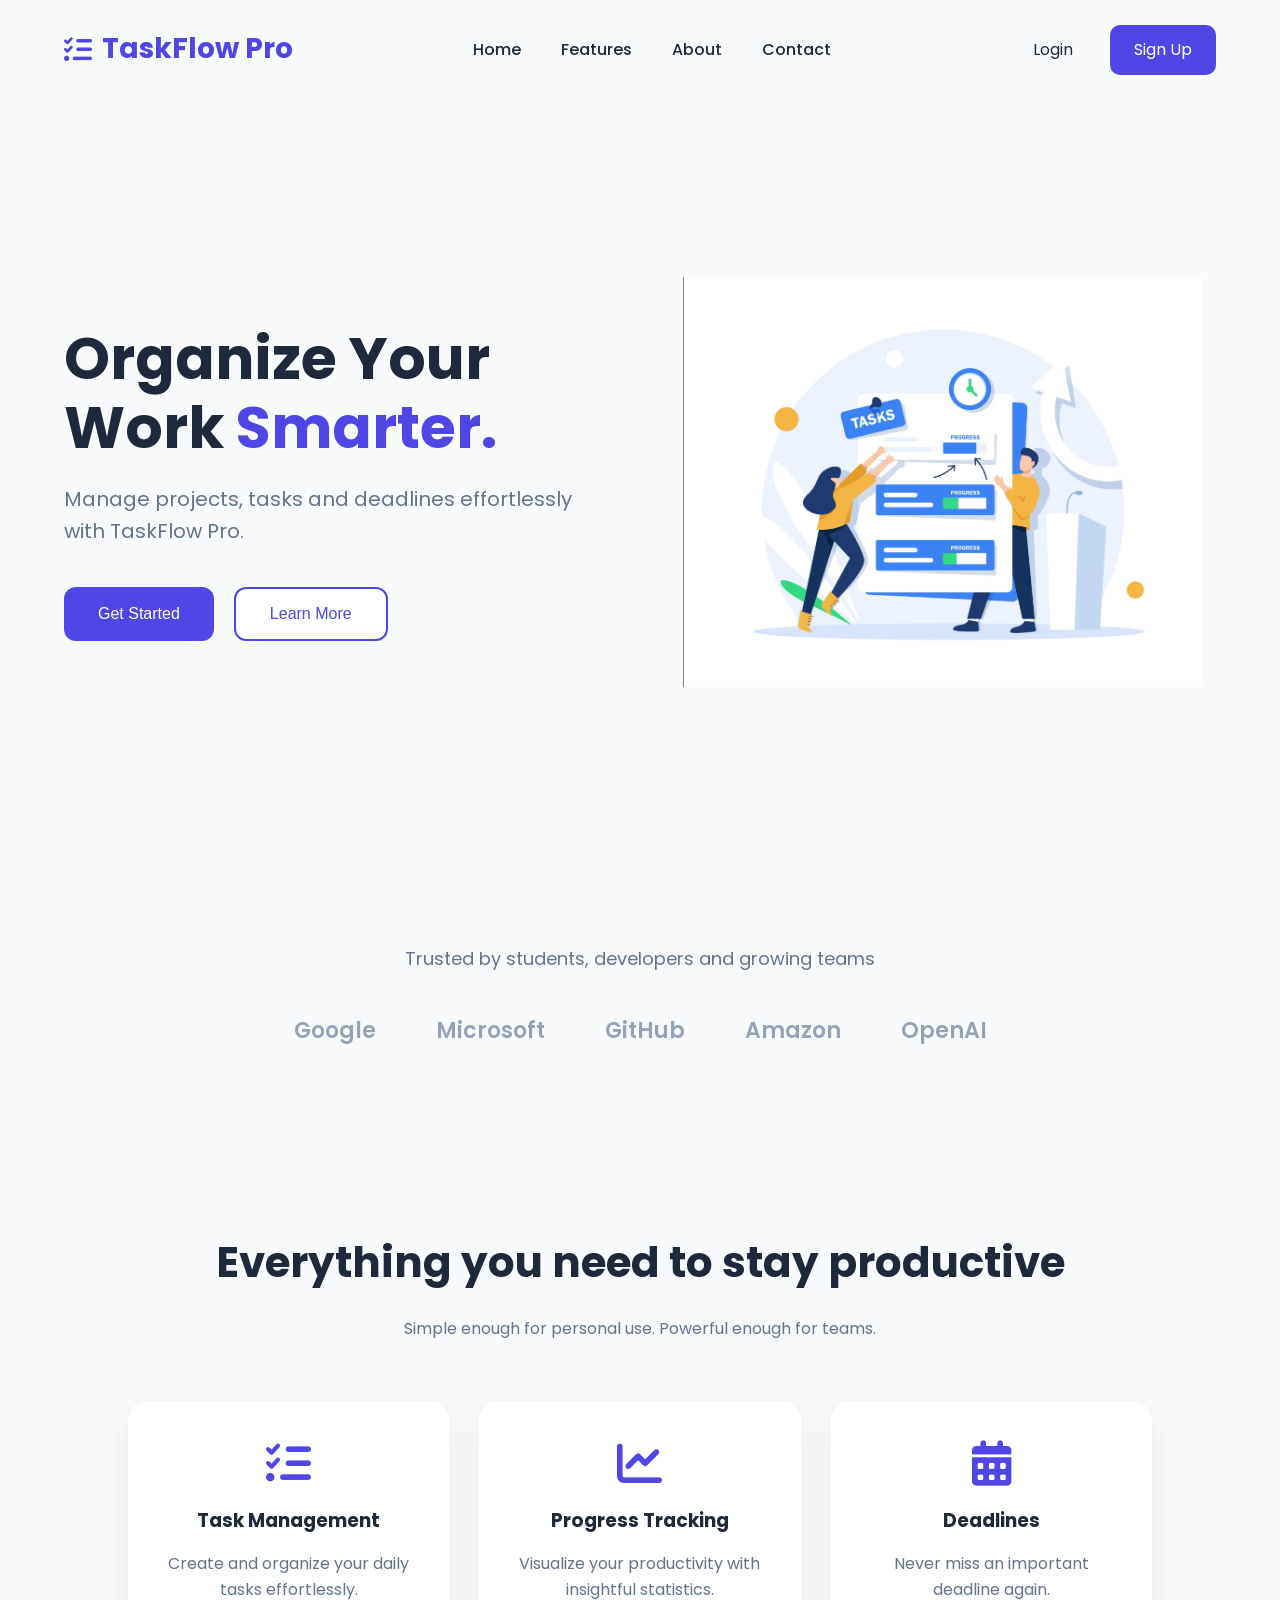
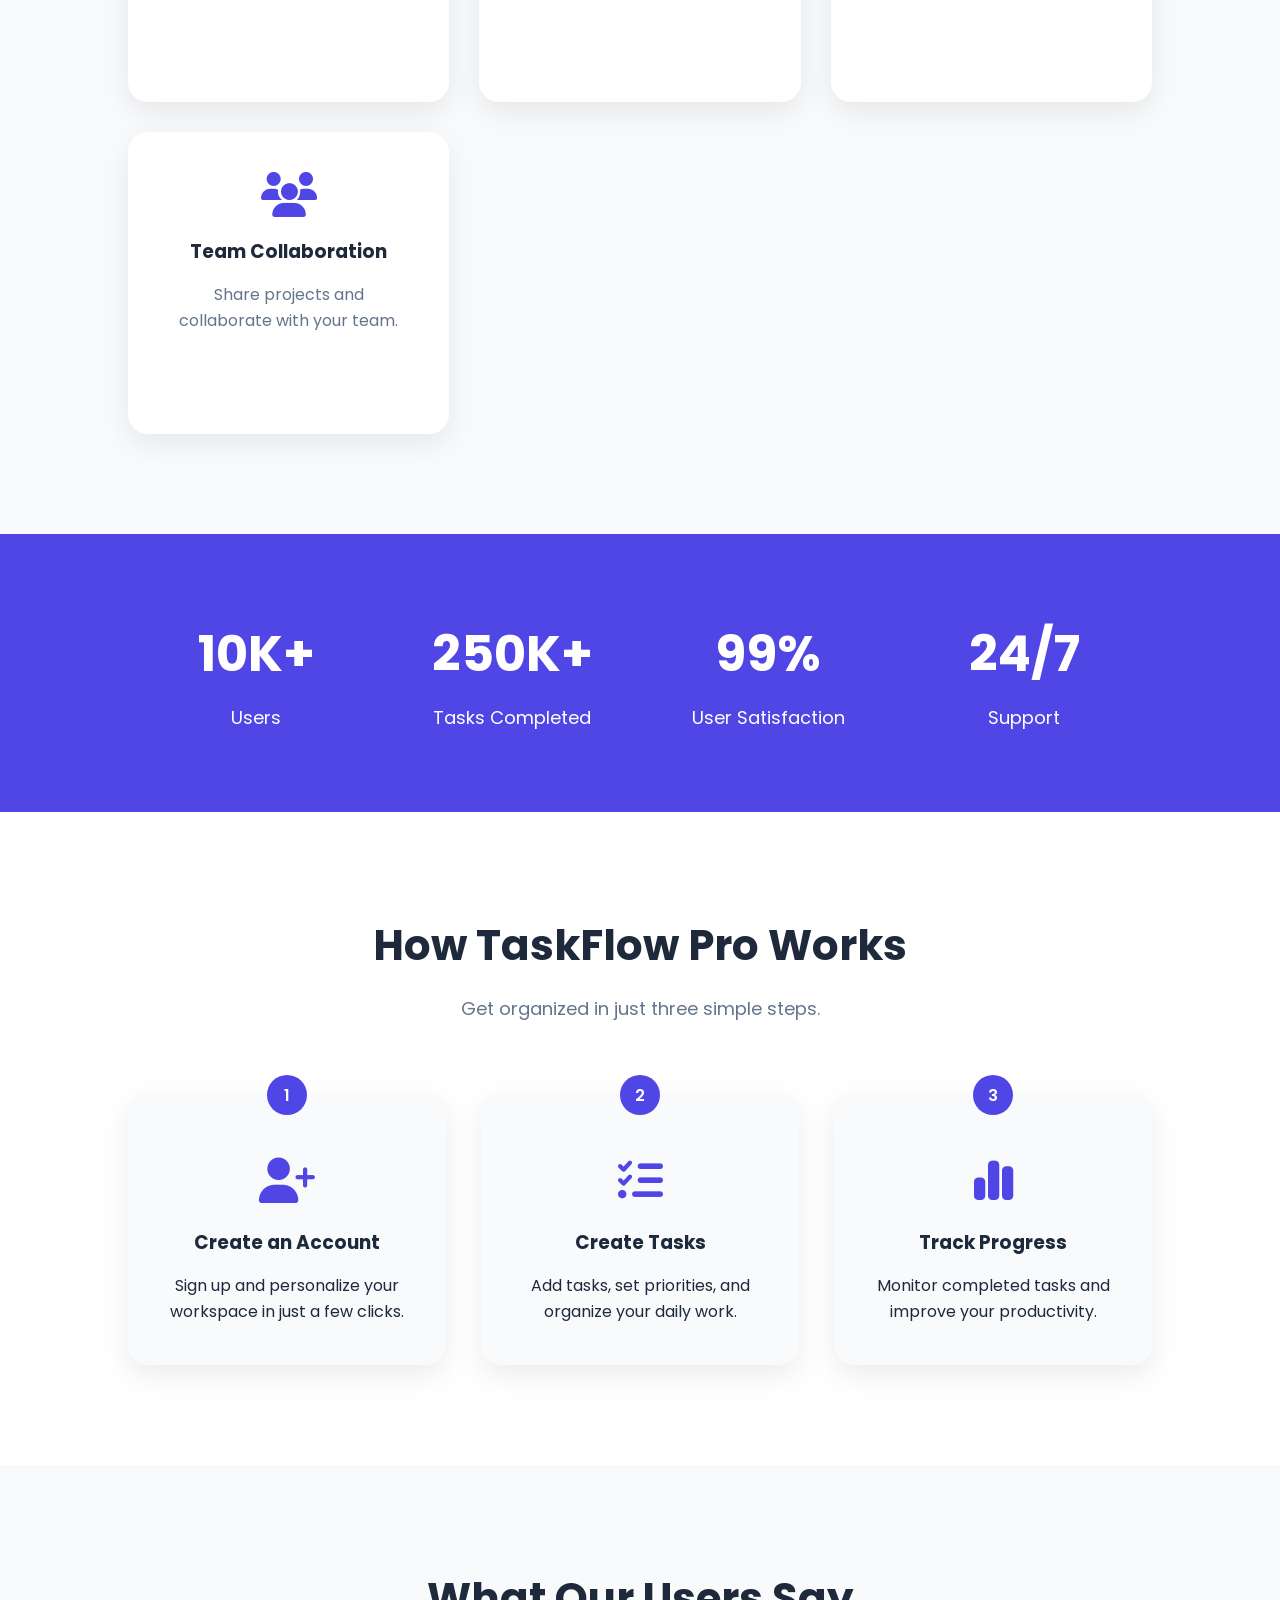
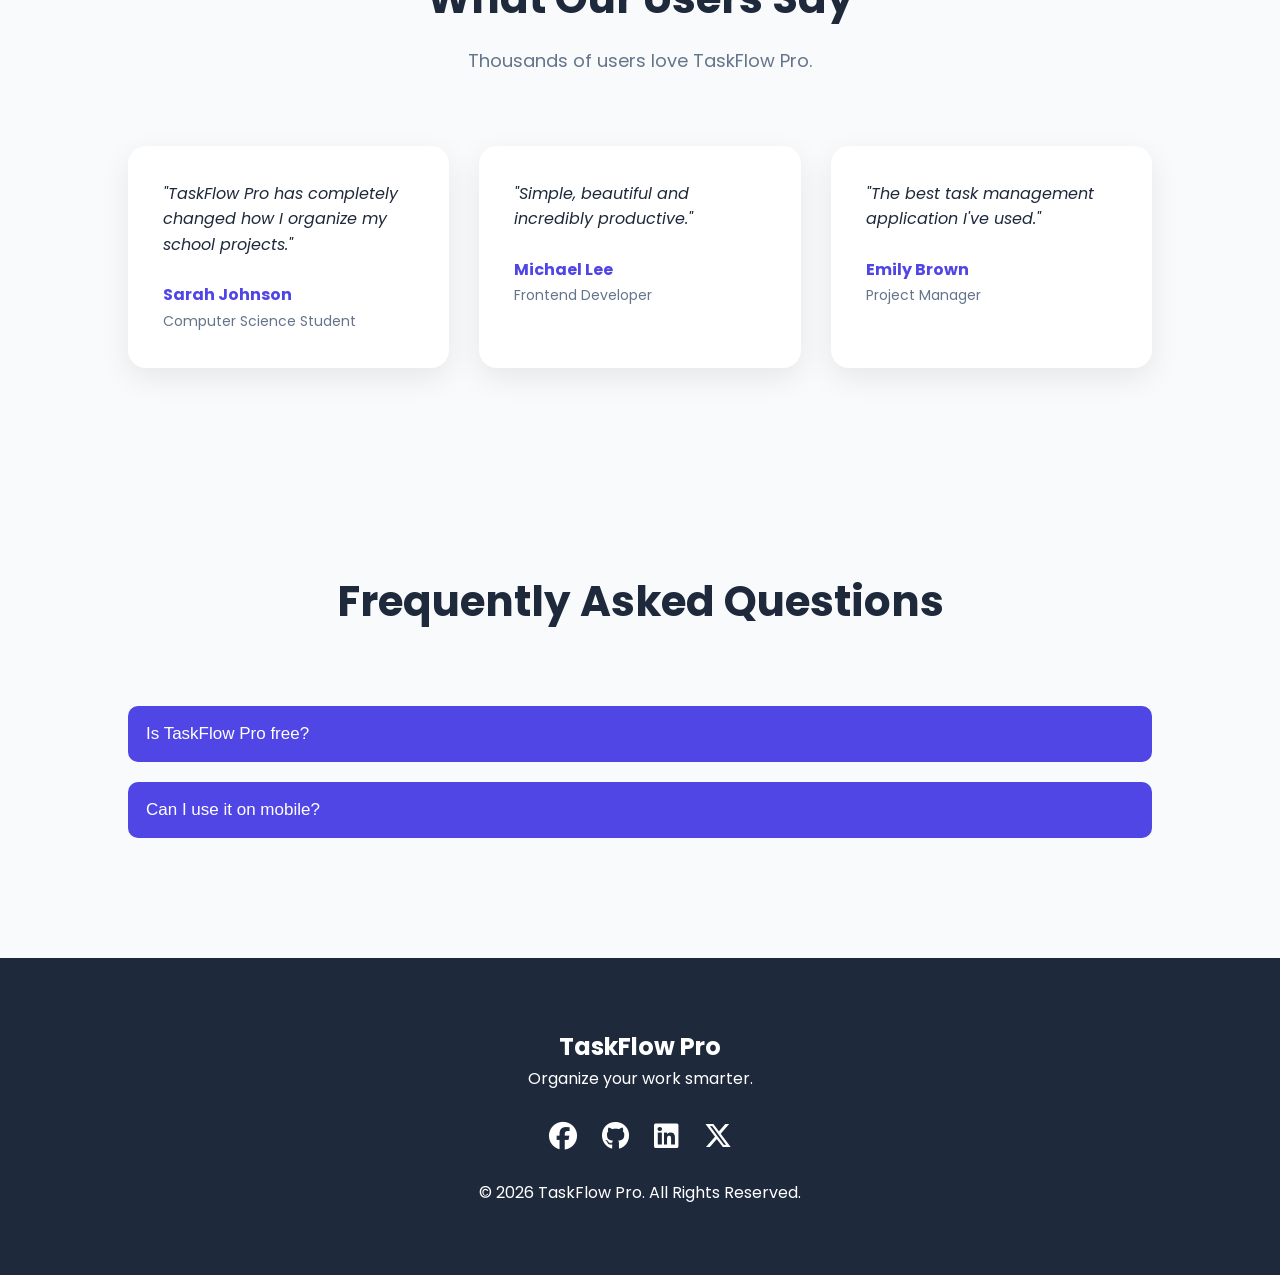
<file: Index.html>
<!DOCTYPE html>
<html lang="en">
<head>

<meta charset="UTF-8">

<meta name="viewport" content="width=device-width, initial-scale=1.0">

<title>TaskFlow Pro</title>

<link rel="preconnect" href="https://fonts.googleapis.com">
<link rel="preconnect" href="https://fonts.gstatic.com" crossorigin>

<link href="https://fonts.googleapis.com/css2?family=Poppins:wght@300;400;500;600;700&display=swap" rel="stylesheet">

<link rel="stylesheet"
href="https://cdnjs.cloudflare.com/ajax/libs/font-awesome/6.6.0/css/all.min.css">

<link rel="stylesheet" href="CSS/style.css">

</head>


<body>


    <header>

        <nav class="navbar">

            <div class="logo">

                <i class="fa-solid fa-list-check"></i>

                    TaskFlow Pro

            </div>

            <ul class="nav-links">

                <li><a href="#">Home</a></li>

                <li><a href="#">Features</a></li>

                <li><a href="#">About</a></li>

                <li><a href="#">Contact</a></li>

            </ul>

            <div class="buttons">

                <a href="#" class="login">Login</a>

                <a href="#" class="signup">Sign Up</a>

            </div>

        </nav>

    </header>

    <!--Hero section-->

    <section class="hero">

        <div class="hero-left">

            <h1>

                Organize Your Work

                <span>Smarter.</span>

            </h1>

            <p>

                Manage projects, tasks and deadlines effortlessly with TaskFlow Pro.

            </p>

            <div class="hero-buttons">

                <button class="primary">

                    Get Started

                </button>

                <button class="secondary">

                    Learn More

                </button>

            </div>

        </div>

        <div class="hero-right">

            <img src="image 1.jpeg" alt="Task Illustration">

        </div>

    </section>

    <!--Trusted section-->
    
    <section class="trusted">

        <p>Trusted by students, developers and growing teams</p>

        <div class="companies">

            <span>Google</span>
            <span>Microsoft</span>
            <span>GitHub</span>
            <span>Amazon</span>
            <span>OpenAI</span>

        </div>

    </section>

    <!--features section-->

    <section class="features">

        <h2>Everything you need to stay productive</h2>

        <p>

            Simple enough for personal use.

            Powerful enough for teams.

        </p>

        <div class="feature-grid">

            <div class="feature-card">

                <i class="fa-solid fa-list-check"></i>

                <h3>Task Management</h3>

                <p>

                    Create and organize your daily tasks effortlessly.

                </p>

            </div>

            <div class="feature-card">

                <i class="fa-solid fa-chart-line"></i>

                <h3>Progress Tracking</h3>

                <p>

                    Visualize your productivity with insightful statistics.

                </p>

            </div>

            <div class="feature-card">

                <i class="fa-solid fa-calendar-days"></i>

                <h3>Deadlines</h3>

                <p>

                    Never miss an important deadline again.

                </p>

            </div>

            <div class="feature-card">

                <i class="fa-solid fa-users"></i>

                <h3>Team Collaboration</h3>

                <p>

                    Share projects and collaborate with your team.

                </p>

            </div>

        </div>

    </section>

    <!--The statistic section-->

    <section class="stats">

        <div class="stat">

            <h2>10K+</h2>

            <p>Users</p>

        </div>

        <div class="stat">

            <h2>250K+</h2>

            <p>Tasks Completed</p>

        </div>

        <div class="stat">

            <h2>99%</h2>

            <p>User Satisfaction</p>

        </div>

        <div class="stat">

            <h2>24/7</h2>

            <p>Support</p>

        </div>

    </section>

    <!--How-it-works section-->

    <section class="how-it-works">

        <div class="section-title">
            <h2>How TaskFlow Pro Works</h2>
            <p>Get organized in just three simple steps.</p>
        </div>

        <div class="steps">

            <div class="step-card">
                <div class="step-number">1</div>
                <i class="fa-solid fa-user-plus"></i>
                <h3>Create an Account</h3>
                <p>Sign up and personalize your workspace in just a few clicks.</p>
            </div>

            <div class="step-card">
                <div class="step-number">2</div>
                <i class="fa-solid fa-list-check"></i>
                <h3>Create Tasks</h3>
                <p>Add tasks, set priorities, and organize your daily work.</p>
            </div>

            <div class="step-card">
                <div class="step-number">3</div>
                <i class="fa-solid fa-chart-simple"></i>
                <h3>Track Progress</h3>
                <p>Monitor completed tasks and improve your productivity.</p>
            </div>

        </div>

    </section>

    <!--Testimonials section-->

    <section class="testimonials">

        <div class="section-title">
            <h2>What Our Users Say</h2>
            <p>Thousands of users love TaskFlow Pro.</p>
        </div>

        <div class="testimonial-grid">

            <div class="testimonial-card">

                <p>
                    "TaskFlow Pro has completely changed how I organize my school projects."
                </p>

                <h4>Sarah Johnson</h4>

                <span>Computer Science Student</span>

            </div>

            <div class="testimonial-card">

                <p>
                    "Simple, beautiful and incredibly productive."
                </p>

                <h4>Michael Lee</h4>

                <span>Frontend Developer</span>

            </div>

            <div class="testimonial-card">

                <p>
                    "The best task management application I've used."
                </p>

                <h4>Emily Brown</h4>

                <span>Project Manager</span>

            </div>

        </div>

    </section>

    <!--Frequently Asked Question section-->

    <section class="faq">

        <div class="section-title">
            <h2>Frequently Asked Questions</h2>
        </div>

        <div class="faq-item">
            <button class="faq-question">
                Is TaskFlow Pro free?
            </button>

            <div class="faq-answer">
                <p>Yes. You can use the basic version for free.</p>
            </div>
        </div>

        <div class="faq-item">
            <button class="faq-question">
                Can I use it on mobile?
            </button>

            <div class="faq-answer">
                <p>Yes. TaskFlow Pro is fully responsive.</p>
            </div>
        </div>

    </section>

    <script src="JS/script.js"></script>

</body>

<footer>

    <h2>TaskFlow Pro</h2>

    <p>
        Organize your work smarter.
    </p>

    <div class="socials">

        <i class="fa-brands fa-facebook"></i>

        <i class="fa-brands fa-github"></i>

        <i class="fa-brands fa-linkedin"></i>

        <i class="fa-brands fa-x-twitter"></i>

    </div>

    <p class="copyright">

        © 2026 TaskFlow Pro. All Rights Reserved.

    </p>

</footer>

</html>
</file>
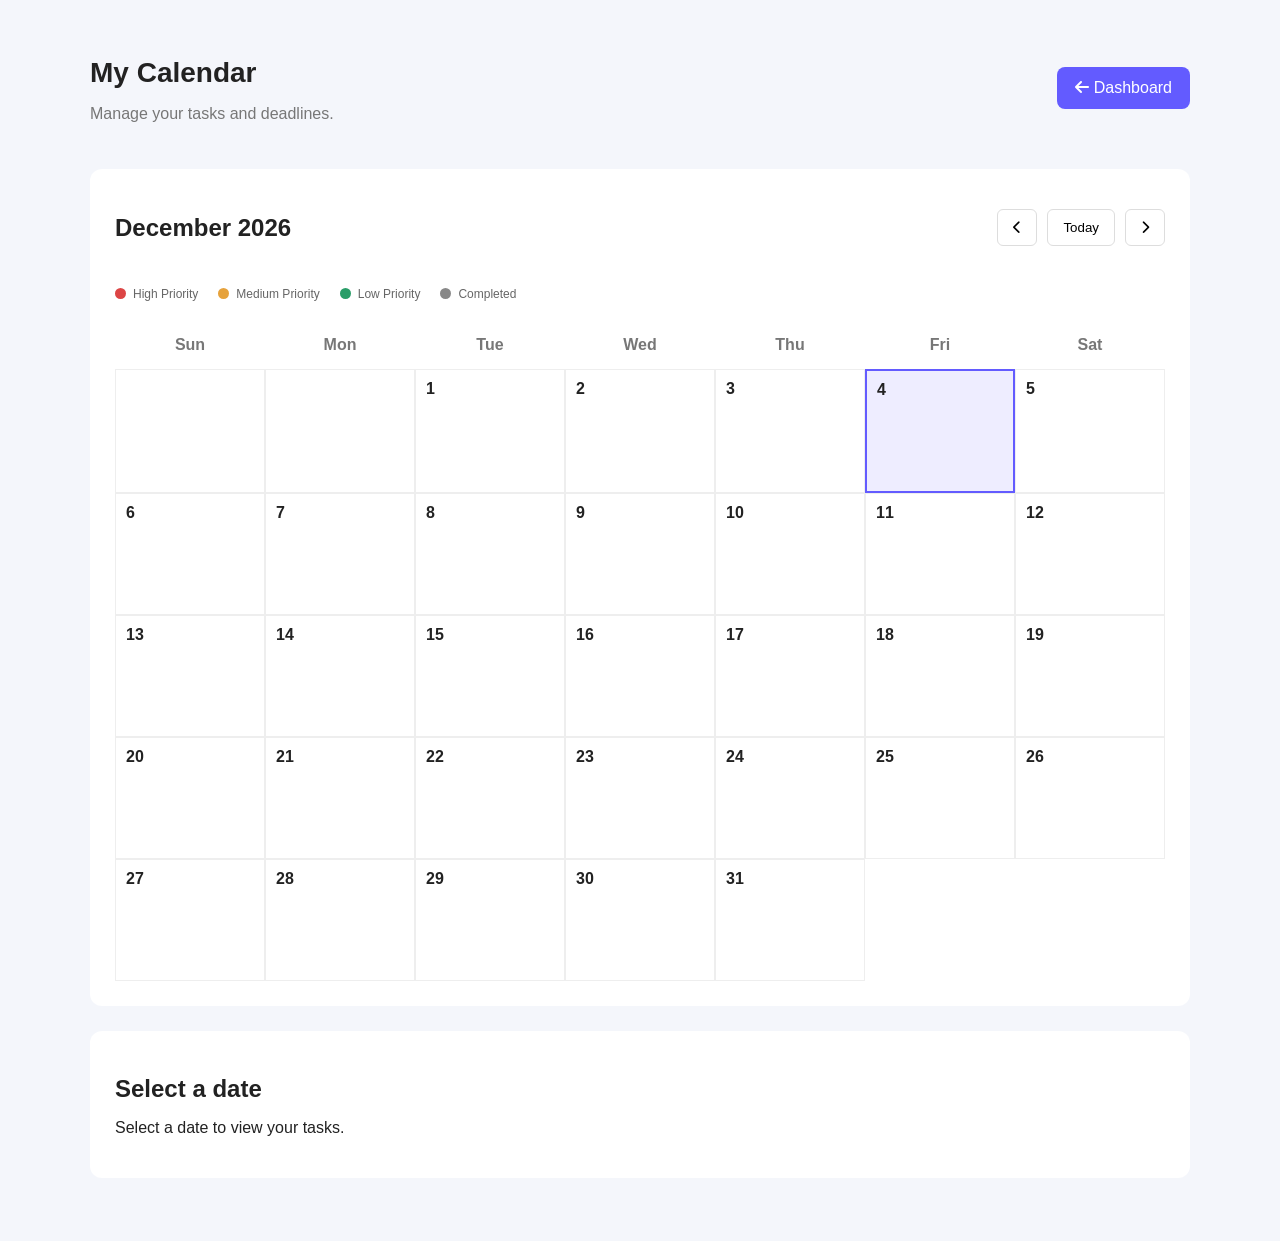
<file: calendar.html>
<!DOCTYPE html>
<html lang="en">
<head>
    <meta charset="UTF-8">
    <meta name="viewport" content="width=device-width, initial-scale=1.0">
    <title>TaskFlow-Pro | Calender</title>

    <link rel="stylesheet"
        href="https://cdnjs.cloudflare.com/ajax/libs/font-awesome/6.5.0/css/all.min.css">

    <link rel="stylesheet" href="CSS/calendar.css">
</head>
<body>

    <div class="calendar-container">

        <!-- Header -->
        <header class="calendar-header">

            <div>
                <h1>My Calendar</h1>
                <p>Manage your tasks and deadlines.</p>
            </div>

            <a href="dashboard.html" class="back-btn">
                <i class="fa-solid fa-arrow-left"></i>
                Dashboard
            </a>

        </header>

        <!-- Calendar Section -->
        <section class="calendar-section">

            <div class="calendar-top">

                <h2 id="monthYear">November 2026</h2>

                <div class="calendar-navigation">

                    <button id="prevMonth">
                        <i class="fa-solid fa-chevron-left"></i>
                    </button>

                    <button id="todayBtn">Today</button>

                    <button id="nextMonth">
                        <i class="fa-solid fa-chevron-right"></i>
                    </button>

                </div>

            </div>


            <!-- Calendar Legend -->
            <div class="calendar-legend">

                <div class="legend-item">
                    <span class="legend-dot high"></span>
                    <span>High Priority</span>
                </div>

                <div class="legend-item">
                    <span class="legend-dot medium"></span>
                    <span>Medium Priority</span>
                </div>

                <div class="legend-item">
                    <span class="legend-dot low"></span>
                    <span>Low Priority</span>
                </div>

                <div class="legend-item">
                    <span class="legend-dot completed"></span>
                    <span>Completed</span>
                </div>

            </div>


            <!-- Weekdays -->
            <div class="calendar-grid weekdays">

                <div>Sun</div>
                <div>Mon</div>
                <div>Tue</div>
                <div>Wed</div>
                <div>Thu</div>
                <div>Fri</div>
                <div>Sat</div>

            </div>

            <!-- Calendar Dates -->
            <div class="calendar-grid" id="calendarDays">

            </div>

        </section>

        <!-- Selected Date Tasks -->
        <section class="selected-date-section">

            <h2 class="ha"  id="selectedDateTitle">
                Select a date
            </h2>

            <div id="selectedDateTasks">
                <p>Select a date to view your tasks.</p>
            </div>

        </section>

    </div>

    <script src="JS/theme.js"></script>
    <script src="JS/calendar.js"></script>

    
</body>
</html>
</file>
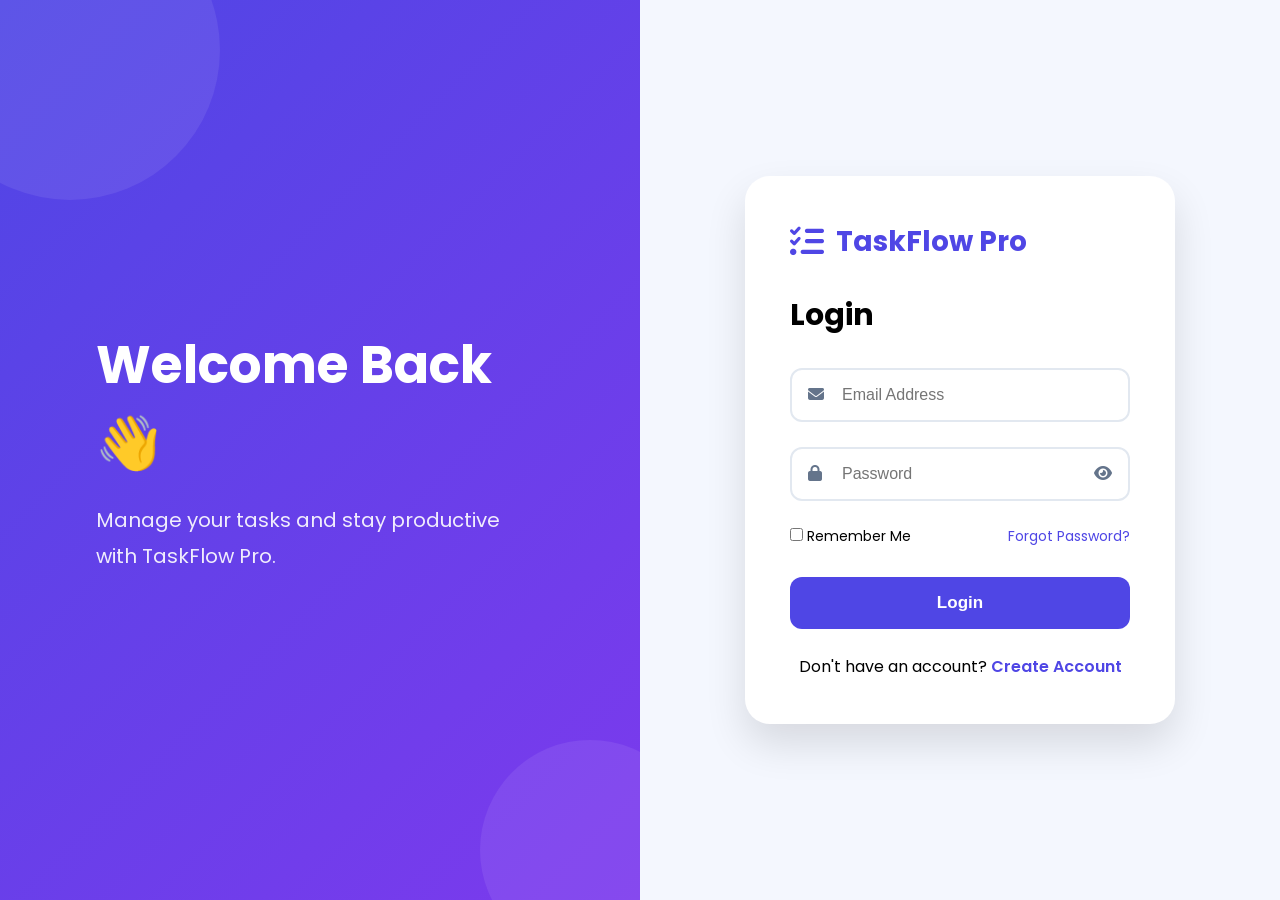
<file: Login.html>
<!DOCTYPE html>
<html lang="en">

<head>

    <meta charset="UTF-8">

    <meta name="viewport"
    content="width=device-width, initial-scale=1.0">

    <title>Login | TaskFlow Pro</title>

    <link rel="preconnect"
    href="https://fonts.googleapis.com">

    <link rel="preconnect"
    href="https://fonts.gstatic.com"
    crossorigin>

    <link href="https://fonts.googleapis.com/css2?family=Poppins:wght@300;400;500;600;700&display=swap"
    rel="stylesheet">

    <link rel="stylesheet"
    href="https://cdnjs.cloudflare.com/ajax/libs/font-awesome/6.7.2/css/all.min.css">

    <link rel="stylesheet"href="CSS/Login.css">

</head>

<body>

    <div class="container">

        <div class="left-side">

            <div class="overlay">

                <h1>

                    Welcome Back 👋

                </h1>

                <p>

                    Manage your tasks and stay productive with TaskFlow Pro.

                </p>

            </div>

        </div>

        <div class="right-side">

            <div class="form-container">

                <div class="logo">

                    <i class="fa-solid fa-list-check"></i>

                    <h2>TaskFlow Pro</h2>

                </div>

                <h3>Login</h3>

                <form>

                    <div class="input-box">

                        <i class="fa-solid fa-envelope"></i>

                        <input type="email"placeholder="Email Address">

                    </div>

                    <div class="input-box">

                        <i class="fa-solid fa-lock"></i>

                        <input
                        type="password"
                        placeholder="Password">

                        <i class="fa-solid fa-eye toggle-password"></i>

                    </div>

                    <div class="options">

                        <label>

                            <input type="checkbox">
                            Remember Me
                        </label>

                        <a href="#">
                            Forgot Password?
                        </a>
                    </div>

                    <button>
                        Login
                    </button>

                    <p>
                        Don't have an account?
                        <a href="signup.html">
                            Create Account
                        </a>
                    </p>

                </form>

            </div>

        </div>

    </div>

    <script src="JS/Login.js"></script>

</body>

</html>
</file>
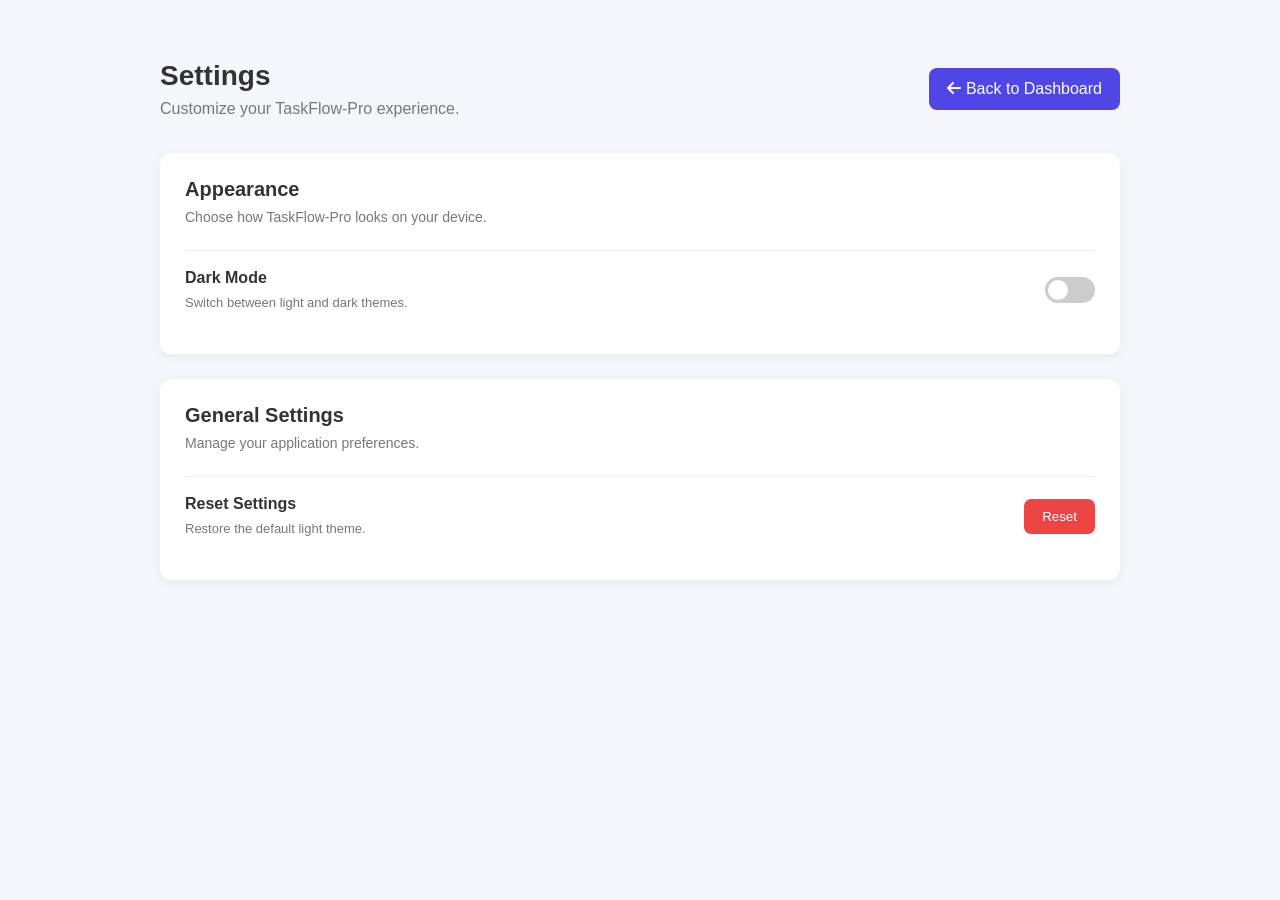
<file: settings.html>
<!DOCTYPE html>
<html lang="en">
<head>
    <meta charset="UTF-8">
    <meta name="viewport" content="width=device-width, initial-scale=1.0">
    <title>Settings | TaskFlow-Pro</title>

    <link rel="stylesheet"
    href="https://cdnjs.cloudflare.com/ajax/libs/font-awesome/6.5.0/css/all.min.css">

    <link rel="stylesheet" href="CSS/settings.css">

</head>
<body>
    <div class="settings-container">

        <header class="settings-header">
            <div>
                <h1>Settings</h1>
                <p>Customize your TaskFlow-Pro experience.</p>
            </div>

            <a href="dashboard.html" class="back-btn">
                <i class="fa-solid fa-arrow-left"></i>
                Back to Dashboard
            </a>
        </header>

        <section class="settings-section">

            <h2>Appearance</h2>
            <p>Choose how TaskFlow-Pro looks on your device.</p>

            <div class="setting-option">
                <div>
                    <h3>Dark Mode</h3>
                    <span>Switch between light and dark themes.</span>
                </div>

                <label class="switch">
                    <input type="checkbox" id="darkModeToggle">
                    <span class="slider"></span>
                </label>
            </div>

        </section>

        <section class="settings-section">

            <h2>General Settings</h2>
            <p>Manage your application preferences.</p>

            <div class="setting-option">
                <div>
                    <h3>Reset Settings</h3>
                    <span>Restore the default light theme.</span>
                </div>

                <button id="resetSettings" class="reset-btn">
                    Reset
                </button>
            </div>

        </section>

    </div>

    <script src="JS/theme.js"></script>
    <script src="JS/settings.js"></script>
</body>
</html>
</file>
<file: CSS/style.css>
/* ==========================
   GOOGLE FONT & RESET
========================== */

* {
    margin: 0;
    padding: 0;
    box-sizing: border-box;
}

:root {
    --primary: #4F46E5;
    --primary-dark: #4338CA;
    --secondary: #7C3AED;
    --bg: #F8FAFC;
    --white: #FFFFFF;
    --text: #1E293B;
    --gray: #64748B;
    --shadow: 0 10px 30px rgba(0,0,0,.08);
    --radius: 16px;
    --transition: .3s ease;
}

body {
    font-family: "Poppins", sans-serif;
    background: var(--bg);
    color: var(--text);
    line-height: 1.6;
}

/* ==========================
   NAVBAR
========================== */

.navbar{
    width:90%;
    max-width:1200px;
    margin:auto;

    display:flex;
    justify-content:space-between;
    align-items:center;

    padding:25px 0;
}

.logo{
    font-size:28px;
    font-weight:700;
    color:var(--primary);

    display:flex;
    align-items:center;
    gap:10px;
}

.nav-links{
    display:flex;
    gap:40px;
    list-style:none;
}

.nav-links a{
    text-decoration:none;
    color:var(--text);
    font-weight:500;
    transition:var(--transition);
}

.nav-links a:hover{
    color:var(--primary);
}

.buttons{
    display:flex;
    gap:15px;
}

.login{
    text-decoration:none;
    color:var(--text);
    padding:12px 22px;
    border-radius:10px;
    transition:var(--transition);
}

.login:hover{
    background:#ECEBFF;
}

.signup{
    text-decoration:none;
    background:var(--primary);
    color:white;

    padding:12px 24px;

    border-radius:10px;

    transition:var(--transition);
}

.signup:hover{
    background:var(--primary-dark);
}

/* ==========================
   HERO SECTION
========================== */

.hero{

    width:90%;
    max-width:1200px;

    margin:auto;

    display:grid;

    grid-template-columns:1fr 1fr;

    align-items:center;

    min-height:85vh;

    gap:60px;

}

.hero h1{

    font-size:58px;

    line-height:1.2;

    margin-bottom:20px;

}

.hero h1 span{

    color:var(--primary);

}

.hero p{

    font-size:20px;

    color:var(--gray);

    margin-bottom:40px;

}

.hero-buttons{

    display:flex;

    gap:20px;

}

.primary{

    background:var(--primary);

    color:white;

    border:none;

    padding:16px 34px;

    border-radius:12px;

    cursor:pointer;

    font-size:16px;

    transition:var(--transition);

}

.primary:hover{

    background:var(--primary-dark);

    transform:translateY(-3px);

}

.secondary{

    background:white;

    border:2px solid var(--primary);

    color:var(--primary);

    padding:16px 34px;

    border-radius:12px;

    cursor:pointer;

    font-size:16px;

    transition:var(--transition);

}

.secondary:hover{

    background:var(--primary);

    color:white;

}

.hero-right{

    display:flex;

    justify-content:center;

}

.hero-right img{

    width:100%;

    max-width:520px;

    animation:float 4s ease-in-out infinite;

}

/* =====================
Trusted section
======================*/
.trusted{

padding:80px 10%;

text-align:center;

}

.trusted p{

color:var(--gray);

margin-bottom:40px;

font-size:18px;

}

.companies{

display:flex;

justify-content:center;

gap:60px;

flex-wrap:wrap;

font-size:22px;

font-weight:600;

color:#94A3B8;

}

/* =====================
Features section
======================*/

.features{

padding:100px 10%;

text-align:center;

}

.features h2{

font-size:42px;

margin-bottom:20px;

}

.features p{

color:var(--gray);

margin-bottom:60px;

}

.feature-grid{

display:grid;

grid-template-columns:repeat(auto-fit,minmax(250px,1fr));

gap:30px;

}

.feature-card{

background:white;

padding:40px;

border-radius:20px;

box-shadow:var(--shadow);

transition:.35s;

}

.feature-card:hover{

transform:translateY(-12px);

}

.feature-card i{

font-size:45px;

color:var(--primary);

margin-bottom:20px;

}

.feature-card h3{

margin-bottom:15px;

}

/* =====================
STATS /statistic section
======================*/

.stats{

background:var(--primary);

color:white;

padding:80px 10%;

display:grid;

grid-template-columns:repeat(4,1fr);

text-align:center;

}

.stat h2{

font-size:50px;

margin-bottom:10px;

}

.stat p{

font-size:18px;

}

@media(max-width:900px){

.stats{

grid-template-columns:repeat(2,1fr);

gap:40px;

}

}

@keyframes float{

0%{
transform:translateY(0px);
}

50%{
transform:translateY(-15px);
}

100%{
transform:translateY(0px);
}

}

/* ==========================
   HOW IT WORKS
========================== */

.how-it-works{
    padding:100px 10%;
    background:#fff;
}

.section-title{
    text-align:center;
    margin-bottom:70px;
}

.section-title h2{
    font-size:42px;
    margin-bottom:15px;
}

.section-title p{
    color:var(--gray);
    font-size:18px;
}

.steps{
    display:grid;
    grid-template-columns:repeat(auto-fit,minmax(280px,1fr));
    gap:35px;
}

.step-card{
    background:var(--bg);
    padding:40px;
    border-radius:20px;
    text-align:center;
    box-shadow:var(--shadow);
    position:relative;
    transition:.35s;
}

.step-card:hover{
    transform:translateY(-10px);
}

.step-number{
    position:absolute;
    top:-18px;
    left:50%;
    transform:translateX(-50%);
    width:40px;
    height:40px;
    border-radius:50%;
    background:var(--primary);
    color:#fff;
    display:flex;
    justify-content:center;
    align-items:center;
    font-weight:600;
}

.step-card i{
    font-size:45px;
    color:var(--primary);
    margin:25px 0;
}

.step-card h3{
    margin-bottom:15px;
}

/* ==========================
   TESTIMONIALS
========================== */

.testimonials{
    padding:100px 10%;
    background:#F8FAFC;
}

.testimonial-grid{
    display:grid;
    grid-template-columns:repeat(auto-fit,minmax(300px,1fr));
    gap:30px;
}

.testimonial-card{
    background:#fff;
    padding:35px;
    border-radius:18px;
    box-shadow:var(--shadow);
    transition:.3s;
}

.testimonial-card:hover{
    transform:translateY(-8px);
}

.testimonial-card p{
    font-style:italic;
    margin-bottom:25px;
}

.testimonial-card h4{
    color:var(--primary);
}

.testimonial-card span{
    color:var(--gray);
    font-size:14px;
}

/* ==========================
   FAQ/ Frequently asked questions
========================== */

.faq{
    padding:100px 10%;
}

.faq-item{
    margin-bottom:20px;
}

.faq-question{
    width:100%;
    padding:18px;
    background:var(--primary);
    color:#fff;
    border:none;
    border-radius:10px;
    cursor:pointer;
    text-align:left;
    font-size:17px;
}

.faq-answer{
    display:none;
    padding:20px;
    background:#fff;
    border-radius:0 0 10px 10px;
    box-shadow:var(--shadow);
}

/* ==========================
   FOOTER
========================== */

footer{

    background:#1E293B;

    color:white;

    padding:70px 10%;

    text-align:center;

}

.socials{

    margin:30px 0;

    display:flex;

    justify-content:center;

    gap:25px;

    font-size:28px;

}

.socials i{

    cursor:pointer;

    transition:.3s;

}

.socials i:hover{

    color:#4F46E5;

    transform:translateY(-5px);

}

/* ==========================
   RESPONSIVE
========================== */

@media(max-width:900px){

.hero{

    grid-template-columns:1fr;

    text-align:center;

}

.hero-buttons{

    justify-content:center;

}

.nav-links{

    display:none;

}

.buttons{

    display:none;

}

.hero h1{

font-size:42px;

}

.hero p{

    font-size:18px;

}

}
</file>
<file: CSS/calendar.css>
body {
    font-family: Arial, sans-serif;
    background: #f4f6fb;
    color: #222;
    padding: 30px;
}

.calendar-container {
    max-width: 1100px;
    margin: auto;
}

.calendar-header {
    display: flex;
    justify-content: space-between;
    align-items: center;
    margin-bottom: 30px;
}

.calendar-header h1 {
    font-size: 28px;
    margin-bottom: 8px;
}

.calendar-header p {
    color: #777;
}

.back-btn {
    background: #635bff;
    color: white;
    padding: 12px 18px;
    border-radius: 8px;
    text-decoration: none;
}

.calendar-section,
.selected-date-section {
    background: white;
    padding: 25px;
    border-radius: 12px;
    margin-bottom: 25px;
}

.calendar-top {
    display: flex;
    justify-content: space-between;
    align-items: center;
    margin-bottom: 25px;
}

.calendar-navigation {
    display: flex;
    gap: 10px;
}

.calendar-navigation button {
    padding: 10px 15px;
    border: 1px solid #ddd;
    background: white;
    border-radius: 6px;
    cursor: pointer;
}

.calendar-navigation button:hover {
    background: #635bff;
    color: white;
}

.calendar-grid {
    display: grid;
    grid-template-columns: repeat(7, 1fr);
}

.weekdays div {
    text-align: center;
    padding: 15px 5px;
    font-weight: bold;
    color: #777;
}

.calendar-day {
    min-height: 100px;
    border: 1px solid #eee;
    padding: 10px;
    cursor: pointer;
}

.calendar-day:hover {
    background: #f0efff;
}

.calendar-day.today {
    background: #eeedff;
    border: 2px solid #635bff;
}

.calendar-day.selected {
    background: #e7e5ff;
}

.day-number {
    font-weight: bold;
}

.task-dot {
    display: block;
    background: #635bff;
    color: white;
    font-size: 11px;
    padding: 4px;
    border-radius: 4px;
    margin-top: 6px;
    overflow: hidden;
    text-overflow: ellipsis;
    white-space: nowrap;
}

.selected-date-section h2 {
    margin-bottom: 15px;
}

.selected-task {
    padding: 12px;
    background: #f4f3ff;
    border-radius: 7px;
    margin-bottom: 10px;
}

/* Task priority colours */

.task-dot.high {
    background: #dc4545;
}

.task-dot.medium {
    background: #e6a23c;
}

.task-dot.low {
    background: #299d68;
}

/* Completed tasks */

.task-dot.completed {
    background: #888;
    text-decoration: line-through;
    opacity: 0.7;
}

/* Task counter */

.task-count {
    display: block;
    font-size: 10px;
    color: #635bff;
    font-weight: bold;
    margin-top: 5px;
}

/* Improve calendar task spacing */

.calendar-day {
    overflow: hidden;
}

.task-dot {
    display: block;
    margin-top: 5px;
}

/* Selected task details */

.selected-task {
    padding: 16px;
    background: #f7f7fc;
    border: 1px solid #eee;
    border-radius: 9px;
    margin-bottom: 12px;
}

.selected-task-info {
    display: flex;
    align-items: center;
    justify-content: space-between;
    gap: 12px;
    flex-wrap: wrap;
}

.selected-task-info h3 {
    font-size: 15px;
    font-weight: 600;
}

/* Priority badges */

.priority-badge {
    padding: 5px 10px;
    border-radius: 20px;
    font-size: 11px;
    font-weight: bold;
}

.priority-badge.high {
    background: #ffe1e1;
    color: #dc4545;
}

.priority-badge.medium {
    background: #fff0d5;
    color: #bd7915;
}

.priority-badge.low {
    background: #dcf5e7;
    color: #299d68;
}

/* Completion status */

.completion-status {
    font-size: 12px;
    color: #777;
}

.completed-task {
    opacity: 0.7;
}

.completed-task h3 {
    text-decoration: line-through;
}

/* Complete task button */

.calendar-complete-btn {
    background: #635bff;
    color: white;
    border: none;
    padding: 8px 12px;
    border-radius: 6px;
    cursor: pointer;
    font-size: 12px;
}

.calendar-complete-btn:hover {
    background: #5148e5;
}

.calendar-complete-btn:disabled {
    background: #299d68;
    cursor: not-allowed;
}


.calendar-complete-btn {
    background: #635bff;
    color: white;
    border: none;
    padding: 8px 12px;
    border-radius: 6px;
    cursor: pointer;
    font-size: 12px;
}

.calendar-complete-btn:hover {
    background: #5148e5;
}

.completed-task .calendar-complete-btn {
    background: #299d68;
}

/* Calendar task action buttons */

.calendar-task-actions {
    display: flex;
    gap: 8px;
    flex-wrap: wrap;
    margin-top: 12px;
}

.calendar-task-actions button {
    border: none;
    padding: 8px 12px;
    border-radius: 6px;
    cursor: pointer;
    font-size: 12px;
}

.calendar-edit-btn {
    background: #e8e7ff;
    color: #5148e5;
}

.calendar-delete-btn {
    background: #ffe1e1;
    color: #dc4545;
}

.calendar-task-actions button:hover {
    opacity: 0.8;
}

/* Calendar Legend */

.calendar-legend {
    display: flex;
    align-items: center;
    flex-wrap: wrap;
    gap: 20px;
    margin-bottom: 20px;
}

.legend-item {
    display: flex;
    align-items: center;
    gap: 7px;
    font-size: 12px;
    color: #666;
}

.legend-dot {
    width: 11px;
    height: 11px;
    border-radius: 50%;
    display: inline-block;
}

.legend-dot.high {
    background: #dc4545;
}

.legend-dot.medium {
    background: #e6a23c;
}

.legend-dot.low {
    background: #299d68;
}

.legend-dot.completed {
    background: #888;
}

/* Dark Mode Theme */
body.dark-mode {
    background: #111827;
    color: #f9fafb;
}

body.dark-mode .sidebar {
    background: #1f2937;
    color: #f9fafb;
}

body.dark-mode .main-content {
    background: #111827;
    color: #f9fafb;
}

body.dark-mode .calendar-container,
body.dark-mode .calendar-card,
body.dark-mode .calendar-header,
body.dark-mode .selected-date-section {
    background: #1f2937;
    color: #f9fafb;
}

body.dark-mode .calendar-day {
    background: #374151;
    color: #f9fafb;
    border-color: #4b5563;
}

body.dark-mode input,
body.dark-mode select {
    background: #374151;
    color: #f9fafb;
    border-color: #4b5563;
}


body.dark-mode h2{
    color: #111827;
}

body.dark-mode .ha{
    color: #eeedff;
}

body.dark-mode h1, 
body.dark-mode h3,
body.dark-mode p {
    color: #f9fafb;
}


@media (max-width: 600px) {
    body {
        padding: 12px;
    }

    .calendar-header {
        align-items: flex-start;
        gap: 15px;
        flex-direction: column;
    }

    .calendar-section {
        padding: 10px;
    }

    .calendar-day {
        min-height: 75px;
        padding: 5px;
    }

    .calendar-day .task-dot {
        font-size: 9px;
    }
}
</file>
<file: CSS/Login.css>
/* ==========================================
   RESET
========================================== */

*{
    margin:0;
    padding:0;
    box-sizing:border-box;
}

:root{

    --primary:#4F46E5;
    --primary-dark:#4338CA;
    --secondary:#7C3AED;

    --background:#F4F7FE;

    --white:#FFFFFF;

    --text:#1E293B;

    --gray:#64748B;

    --shadow:0 20px 40px rgba(0,0,0,.12);

    --radius:20px;

    --transition:.35s ease;

}

body{

    font-family:"Poppins",sans-serif;

    background:var(--background);

    min-height:100vh;

}

/* ==========================================
   MAIN CONTAINER
========================================== */

.container{

    display:grid;

    grid-template-columns:1fr 1fr;

    min-height:100vh;

}

/* ==========================================
   LEFT PANEL
========================================== */

.left-side{

    background:linear-gradient(135deg,#4F46E5,#7C3AED);

    position:relative;

    display:flex;

    justify-content:center;

    align-items:center;

    overflow:hidden;

}

/* Floating Circles */

.left-side::before{

content:"";

position:absolute;

width:300px;

height:300px;

background:rgba(255,255,255,.08);

border-radius:50%;

top:-100px;

left:-80px;

}

.left-side::after{

content:"";

position:absolute;

width:220px;

height:220px;

background:rgba(255,255,255,.08);

border-radius:50%;

bottom:-60px;

right:-60px;

}

.overlay{

width:70%;

color:white;

z-index:2;

}

.overlay h1{

font-size:52px;

margin-bottom:20px;

}

.overlay p{

font-size:20px;

line-height:1.8;

opacity:.9;

}

/* ==========================================
   RIGHT PANEL
========================================== */

.right-side{

display:flex;

justify-content:center;

align-items:center;

padding:40px;

}

.form-container{

width:430px;

background:white;

padding:45px;

border-radius:25px;

box-shadow:var(--shadow);

animation:fadeUp .8s ease;

}

/* ==========================================
   LOGO
========================================== */

.logo{

display:flex;

align-items:center;

gap:12px;

margin-bottom:30px;

}

.logo i{

font-size:34px;

color:var(--primary);

}

.logo h2{

font-size:28px;

color:var(--primary);

}

.form-container h3{

margin-bottom:30px;

font-size:30px;

}

/* ==========================================
   INPUTS
========================================== */

.input-box{

position:relative;

margin-bottom:25px;

}

.input-box input{

width:100%;

padding:16px 50px;

border:2px solid #E2E8F0;

border-radius:12px;

font-size:16px;

outline:none;

transition:var(--transition);

}

.input-box input:focus{

border-color:var(--primary);

}

.input-box i:first-child{

position:absolute;

left:18px;

top:18px;

color:var(--gray);

}

.toggle-password{

position:absolute;

right:18px;

top:18px;

cursor:pointer;

color:var(--gray);

}

/* ==========================================
   OPTIONS
========================================== */

.options{

display:flex;

justify-content:space-between;

align-items:center;

margin-bottom:30px;

font-size:14px;

}

.options a{

text-decoration:none;

color:var(--primary);

}

/* ==========================================
   BUTTON
========================================== */

button{

width:100%;

padding:16px;

background:var(--primary);

color:white;

border:none;

border-radius:12px;

font-size:17px;

font-weight:600;

cursor:pointer;

transition:var(--transition);

}

button:hover{

background:var(--primary-dark);

transform:translateY(-3px);

}

/* ==========================================
   FOOTER
========================================== */

form p{

margin-top:25px;

text-align:center;

}

form p a{

text-decoration:none;

font-weight:600;

color:var(--primary);

}

/* ==========================================
   ANIMATION
========================================== */

@keyframes fadeUp{

from{

opacity:0;

transform:translateY(30px);

}

to{

opacity:1;

transform:translateY(0);

}

}

/* ==========================================
   RESPONSIVE
========================================== */

@media(max-width:900px){

.container{

grid-template-columns:1fr;

}

.left-side{

display:none;

}

.form-container{

width:100%;

max-width:450px;

}

}
</file>
<file: CSS/settings.css>
* {
    margin: 0;
    padding: 0;
    box-sizing: border-box;
}

body {
    font-family: Arial, sans-serif;
    background: #f4f6fb;
    color: #333;
}

.settings-container {
    max-width: 1000px;
    margin: 40px auto;
    padding: 20px;
}

/* Header */
.settings-header {
    display: flex;
    justify-content: space-between;
    align-items: center;
    gap: 20px;
    margin-bottom: 35px;
}

.settings-header h1 {
    font-size: 28px;
    margin-bottom: 8px;
}

.settings-header p {
    color: #777;
}

.back-btn {
    text-decoration: none;
    background: #4f46e5;
    color: white;
    padding: 12px 18px;
    border-radius: 8px;
}

/* Settings Sections */
.settings-section {
    background: white;
    padding: 25px;
    border-radius: 12px;
    margin-bottom: 25px;
    box-shadow: 0 3px 12px rgba(0,0,0,0.05);
}

.settings-section h2 {
    font-size: 20px;
    margin-bottom: 8px;
}

.settings-section > p {
    color: #777;
    font-size: 14px;
    margin-bottom: 25px;
}

/* Setting Options */
.setting-option {
    display: flex;
    justify-content: space-between;
    align-items: center;
    gap: 15px;
    padding: 18px 0;
    border-top: 1px solid #eee;
}

.setting-option h3 {
    font-size: 16px;
    margin-bottom: 6px;
}

.setting-option span {
    color: #777;
    font-size: 13px;
}

/* Toggle Switch */
.switch {
    position: relative;
    display: inline-block;
    width: 50px;
    height: 26px;
    flex-shrink: 0;
}

.switch input {
    opacity: 0;
    width: 0;
    height: 0;
}

.slider {
    position: absolute;
    cursor: pointer;
    inset: 0;
    background: #ccc;
    border-radius: 30px;
    transition: 0.3s;
}

.slider::before {
    content: "";
    position: absolute;
    width: 20px;
    height: 20px;
    left: 3px;
    bottom: 3px;
    background: white;
    border-radius: 50%;
    transition: 0.3s;
}

.switch input:checked + .slider {
    background: #4f46e5;
}

.switch input:checked + .slider::before {
    transform: translateX(24px);
}

/* Reset Button */
.reset-btn {
    background: #ef4444;
    color: white;
    border: none;
    padding: 10px 18px;
    border-radius: 7px;
    cursor: pointer;
}

.reset-btn:hover {
    background: #dc2626;
}

/* Dark Mode Theme */
body.dark-mode {
    background: #111827;
    color: #f9fafb;
}

body.dark-mode .settings-section {
    background: #1f2937;
    box-shadow: 0 3px 12px rgba(0,0,0,0.2);
}

body.dark-mode .settings-header p,
body.dark-mode .settings-section > p,
body.dark-mode .setting-option span {
    color: #f9fafb;
}

body.dark-mode .setting-option {
    border-top-color: #374151;
}

body.dark-mode .back-btn {
    background: #6366f1;
}

/* Mobile Responsive */
@media (max-width: 600px) {
    .settings-header {
        flex-direction: column;
        align-items: flex-start;
    }

    .settings-section {
        padding: 20px;
    }
}
</file>
